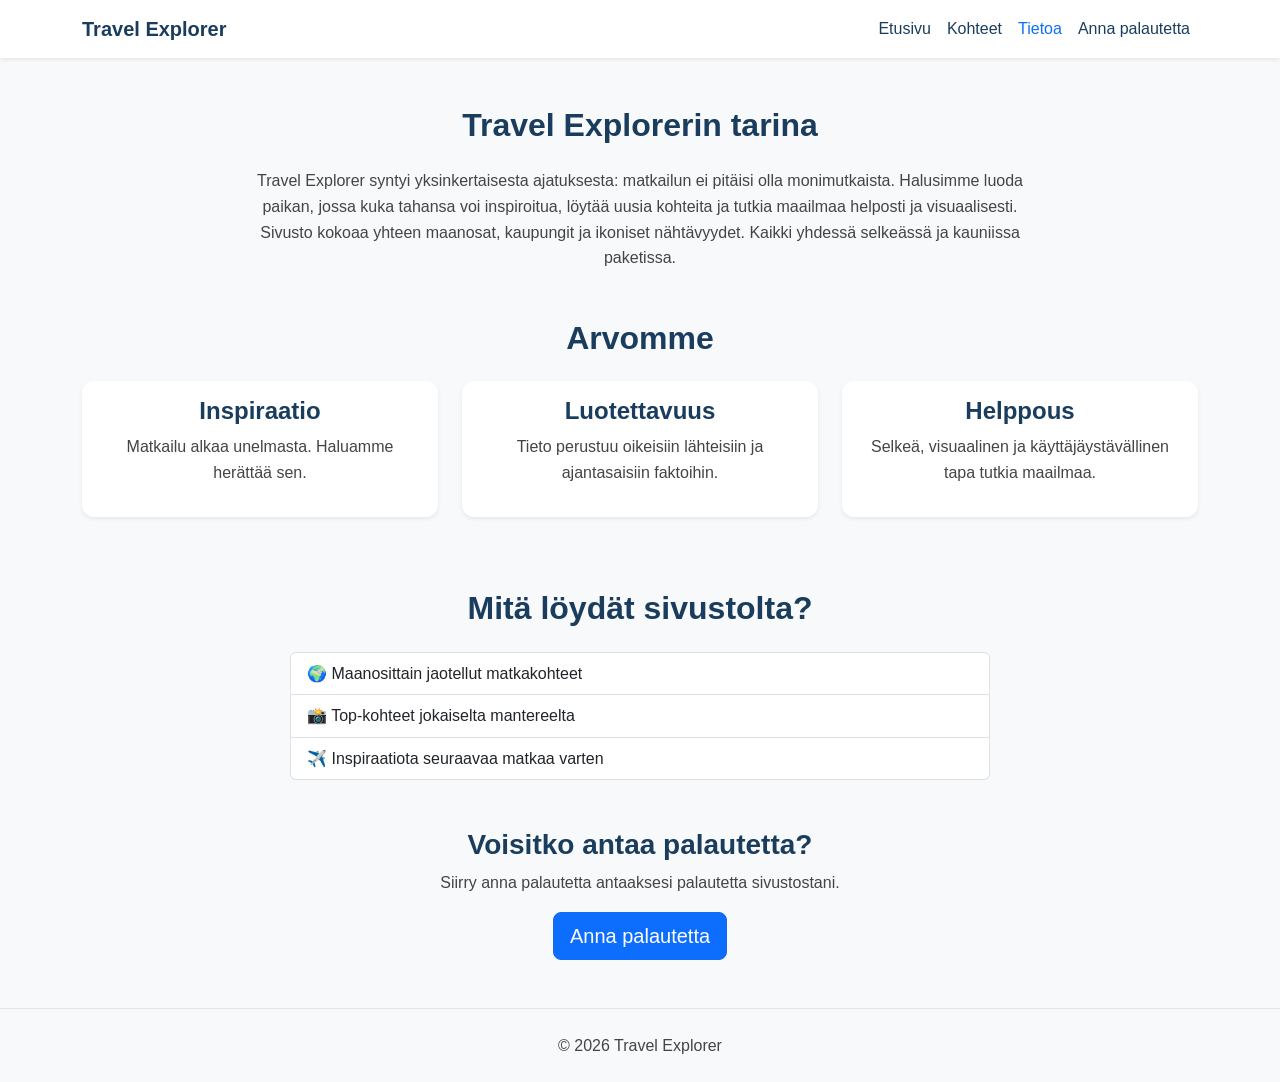
<file: about.html>
<!DOCTYPE html>
<html lang="fi">
<head>
  <meta charset="UTF-8">
  <meta name="viewport" content="width=device-width, initial-scale=1">
  <title>Tietoa</title>
  <link href="https://cdn.jsdelivr.net/npm/bootstrap@5.3.2/dist/css/bootstrap.min.css" rel="stylesheet">
  <link href="style.css" rel="stylesheet">
</head>

<body>

<!-- Navigaatio -->
<nav class="navbar navbar-expand-lg navbar-light bg-light shadow-sm">
  <div class="container">
    <a class="navbar-brand fw-bold" href="index.html">Travel Explorer</a>
    <button class="navbar-toggler" type="button" data-bs-toggle="collapse" data-bs-target="#navMenu">
      <span class="navbar-toggler-icon"></span>
    </button>

    <div class="collapse navbar-collapse" id="navMenu">
      <ul class="navbar-nav ms-auto">
        <li class="nav-item"><a class="nav-link" href="index.html">Etusivu</a></li>
        <li class="nav-item"><a class="nav-link" href="destinations.html">Kohteet</a></li>
        <li class="nav-item"><a class="nav-link active" href="about.html">Tietoa</a></li>
        <li class="nav-item"><a class="nav-link" href="palaute.html">Anna palautetta</a></li>
      </ul>
    </div>
  </div>
</nav>

<!-- Hero-osio poistettu kokonaan -->

<!-- Tarina -->
<section class="container mb-5 mt-5">
  <h2 class="text-center mb-4">Travel Explorerin tarina</h2>
  <p class="text-center mx-auto" style="max-width: 800px;">
    Travel Explorer syntyi yksinkertaisesta ajatuksesta: matkailun ei pitäisi olla monimutkaista.
    Halusimme luoda paikan, jossa kuka tahansa voi inspiroitua, löytää uusia kohteita ja tutkia maailmaa
    helposti ja visuaalisesti. Sivusto kokoaa yhteen maanosat, kaupungit ja ikoniset nähtävyydet.
    Kaikki yhdessä selkeässä ja kauniissa paketissa.
  </p>
</section>

<!-- Arvot -->
<section class="container mb-5">
  <h2 class="text-center mb-4">Arvomme</h2>
  <div class="row text-center">

    <div class="col-md-4 mb-4">
      <div class="card h-100 shadow-sm p-3">
        <h4 class="fw-bold">Inspiraatio</h4>
        <p>Matkailu alkaa unelmasta. Haluamme herättää sen.</p>
      </div>
    </div>

    <div class="col-md-4 mb-4">
      <div class="card h-100 shadow-sm p-3">
        <h4 class="fw-bold">Luotettavuus</h4>
        <p>Tieto perustuu oikeisiin lähteisiin ja ajantasaisiin faktoihin.</p>
      </div>
    </div>

    <div class="col-md-4 mb-4">
      <div class="card h-100 shadow-sm p-3">
        <h4 class="fw-bold">Helppous</h4>
        <p>Selkeä, visuaalinen ja käyttäjäystävällinen tapa tutkia maailmaa.</p>
      </div>
    </div>

  </div>
</section>

<!-- Mitä sivustolta löytyy -->
<section class="container mb-5">
  <h2 class="text-center mb-4">Mitä löydät sivustolta?</h2>
  <ul class="list-group mx-auto" style="max-width: 700px;">
    <li class="list-group-item">🌍 Maanosittain jaotellut matkakohteet</li>
    <li class="list-group-item">📸 Top-kohteet jokaiselta mantereelta</li>
    <li class="list-group-item">✈️ Inspiraatiota seuraavaa matkaa varten</li>
  </ul>
</section>

<!-- CTA -->
<section class="text-center mb-5">
  <h3>Voisitko antaa palautetta?</h3>
  <p>Siirry anna palautetta antaaksesi palautetta sivustostani.</p>
  <a href="palaute.html" class="btn btn-primary btn-lg">Anna palautetta</a>
</section>

<!-- Footer -->
<footer class="py-4 bg-light text-center">
  <p class="mb-0">© 2026 Travel Explorer</p>
</footer>

<script src="https://cdn.jsdelivr.net/npm/bootstrap@5.3.2/dist/js/bootstrap.bundle.min.js"></script>
</body>
</html>
</file>
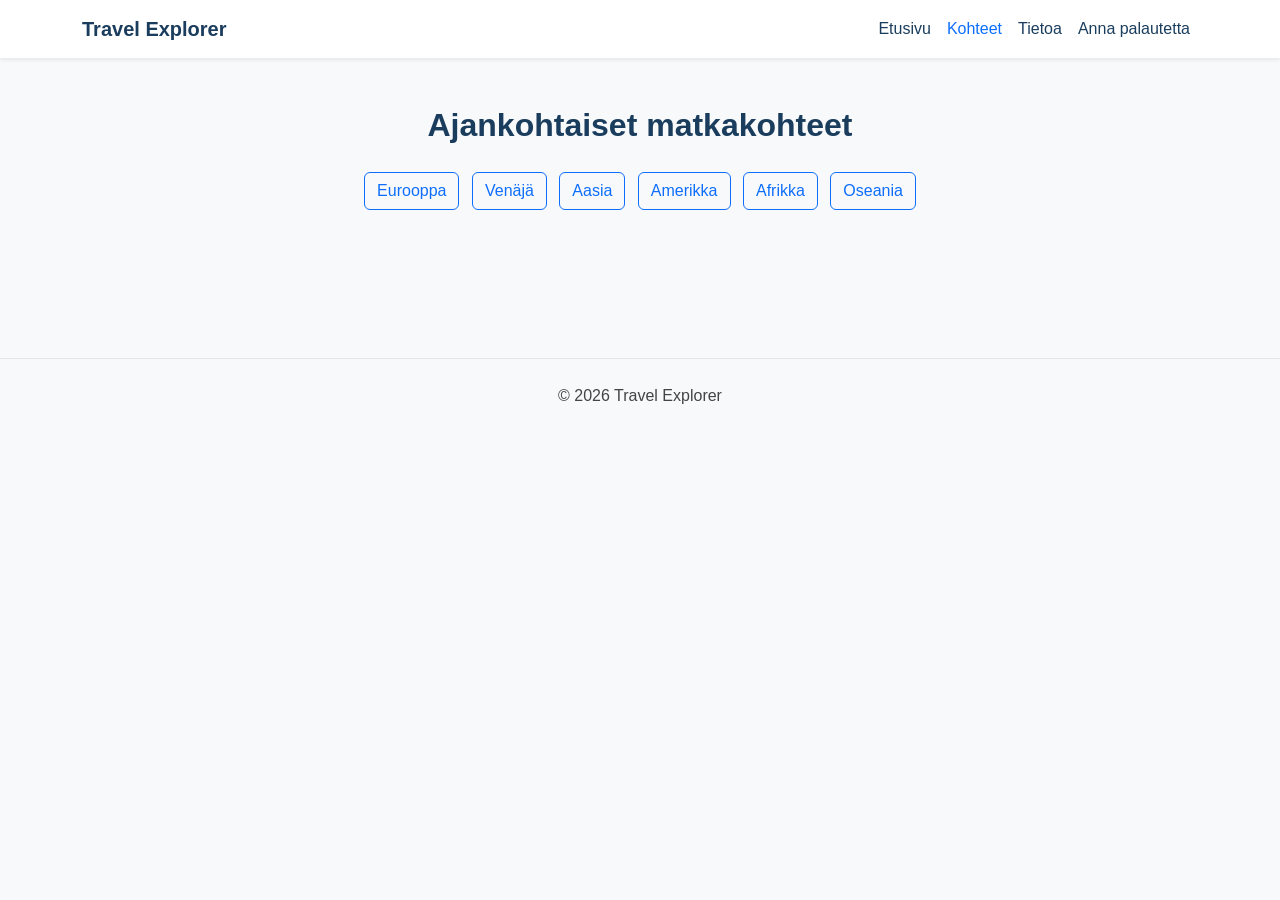
<file: destinations.html>
<!DOCTYPE html>
<html lang="fi">
<head>
  <meta charset="UTF-8">
  <meta name="viewport" content="width=device-width, initial-scale=1">
  <title>Kohteet</title>
  <link href="https://cdn.jsdelivr.net/npm/bootstrap@5.3.2/dist/css/bootstrap.min.css" rel="stylesheet">
  <link href="style.css" rel="stylesheet">
</head>

<body>

<!-- Navigaatio -->
<nav class="navbar navbar-expand-lg navbar-light bg-light shadow-sm">
  <div class="container">
    <a class="navbar-brand fw-bold" href="index.html">Travel Explorer</a>
    <button class="navbar-toggler" type="button" data-bs-toggle="collapse" data-bs-target="#navMenu">
      <span class="navbar-toggler-icon"></span>
    </button>

    <div class="collapse navbar-collapse" id="navMenu">
      <ul class="navbar-nav ms-auto">
        <li class="nav-item"><a class="nav-link" href="index.html">Etusivu</a></li>
        <li class="nav-item"><a class="nav-link active" href="destinations.html">Kohteet</a></li>
        <li class="nav-item"><a class="nav-link" href="about.html">Tietoa</a></li>
        <li class="nav-item"><a class="nav-link" href="palaute.html">Anna palautetta</a></li>
      </ul>
    </div>
  </div>
</nav>

<section class="py-5">
  <div class="container">
    <h2 class="text-center mb-4">Ajankohtaiset matkakohteet</h2>

    <!-- Maanosavalikko -->
    <div class="text-center mb-4">
      <button class="btn btn-outline-primary m-1 region-btn" data-region="Europe">Eurooppa</button>
      <button class="btn btn-outline-primary m-1" id="russiaBtn">Venäjä</button>
      <button class="btn btn-outline-primary m-1 region-btn" data-region="Asia">Aasia</button>
      <button class="btn btn-outline-primary m-1 region-btn" data-region="America">Amerikka</button>
      <button class="btn btn-outline-primary m-1 region-btn" data-region="Africa">Afrikka</button>
      <button class="btn btn-outline-primary m-1 region-btn" data-region="Oceania">Oseania</button>
    </div>

    <!-- Banneri + kuvaus -->
    <div id="continentInfo" class="mb-5"></div>

    <!-- Top-kohteet -->
    <div id="topDestinations" class="row mb-5"></div>

    <!-- Kaupungin kuvaus -->
    <div id="cityInfo" class="mb-5"></div>

    <!-- API-kortit -->
    <div class="row" id="destinations"></div>
  </div>
</section>

<footer class="py-4 bg-light text-center">
  <p class="mb-0">© 2026 Travel Explorer</p>
</footer>

<script>
let allCountries = [];

// Kaupunkien kuvaukset
const cityDescriptions = {
  "Pariisi": "Pariisi tunnetaan Eiffel-tornista, kahviloista ja romantiikasta.",
  "Barcelona": "Barcelona on Gaudin arkkitehtuurin ja rantojen värikäs yhdistelmä.",
  "Rooma": "Rooma tarjoaa historiaa, antiikin raunioita ja maailman parasta pastaa.",
  "Moskova": "Moskova on moderni suurkaupunki, jossa on ikoninen Punainen tori.",
  "Pietari": "Pietari on kulttuurin keskus, tunnettu palatseista ja museoista.",
  "Baikal-järvi": "Baikal on maailman syvin järvi ja upea luontokohde.",
  "Tokio": "Tokio yhdistää futuristiset pilvenpiirtäjät ja perinteiset temppelit.",
  "Bangkok": "Bangkok on vilkas kaupunki, jossa on markkinoita ja temppeleitä.",
  "Bali": "Bali on trooppinen paratiisi, jossa on rantoja ja riisiterasseja.",
  "New York": "New York on kaupunki, joka ei koskaan nuku.",
  "Rio de Janeiro": "Rio tunnetaan rannoista, karnevaaleista ja Kristus-patsaasta.",
  "Los Angeles": "Los Angeles on Hollywoodin, rantojen ja auringon kaupunki.",
  "Kapkaupunki": "Kapkaupunki tarjoaa vuoria, rantoja ja upeita maisemia.",
  "Marrakech": "Marrakech on värikäs kaupunki täynnä basaareja ja historiaa.",
  "Nairobi": "Nairobi on portti safareille ja Kenian luonnonpuistoihin.",
  "Sydney": "Sydney tunnetaan oopperatalosta ja upeista rannoista.",
  "Auckland": "Auckland on Uuden-Seelannin merellinen ja moderni keskus.",
  "Fiji": "Fiji on paratiisisaari turkooseilla vesillä ja valkoisilla rannoilla."
};

// Maanosien bannerit, kuvaukset ja top-kohteet
const continentData = {
  Europe: {
    image: "kaufdex-europe-2697640.jpg",
    description: "Eurooppa tarjoaa historiallisia kaupunkeja, kulttuuria ja monipuolisia matkakohteita.",
    top: [
      { name: "Pariisi", img: "139904-notre-dame-490222.jpg" },
      { name: "Barcelona", img: "jarmoluk-cathedral-427997.jpg" },
      { name: "Rooma", img: "martinophuc-italy-9505450.jpg" }
    ]
  },

  Russia: {
    image: "kaufdex-russia-2697026.jpg",
    description: "Venäjä on maailman suurin valtio, joka tarjoaa historiallisia kaupunkeja, kulttuuria ja ainutlaatuisia maisemia.",
    top: [
      { name: "Moskova", img: "lena15-moscow-1687591.jpg" },
      { name: "Pietari", img: "gottagetraw-river-6990295.jpg" },
      { name: "Baikal-järvi", img: "leah_li-baikal-2644549.jpg" }
    ]
  },

  Asia: {
    image: "113cd875bcea4b27218f113743120371.jpg",
    description: "Aasia on täynnä eksoottisia elämyksiä, suurkaupunkeja ja upeita rantoja.",
    top: [
      { name: "Tokio", img: "anthr_photoblog-night-4336403.jpg" },
      { name: "Bangkok", img: "walkerssk-bangkok-1759467.jpg" },
      { name: "Bali", img: "kienhau-bali-7969001.jpg" }
    ]
  },

  America: {
    image: "kaufdex-flag-usa-2695061.jpg",
    description: "Amerikka tarjoaa suurkaupunkeja, luontoa ja ikonisia nähtävyyksiä.",
    top: [
      { name: "New York", img: "wiggijo-usa-1777986.jpg" },
      { name: "Rio de Janeiro", img: "12019-rio-de-janeiro-1963744.jpg" },
      { name: "Los Angeles", img: "roselie-beverly-hills-hotel-2455977.jpg" }
    ]
  },

  Africa: {
    image: "wikiimages-africa-60570.jpg",
    description: "Afrikka on safarien, aavikoiden ja ainutlaatuisten kulttuurien maanosa.",
    top: [
      { name: "Kapkaupunki", img: "tedd-capetown-3891441.jpg" },
      { name: "Marrakech", img: "adlihtam-marakech-523929.jpg" },
      { name: "Nairobi", img: "7523944-rhino-4422728.jpg" }
    ]
  },

  Oceania: {
    image: "political-map-of-australia-and-oceania.jpg",
    description: "Oseania tunnetaan rannoista, luonnosta ja rentouttavasta elämäntyylistä.",
    top: [
      { name: "Sydney", img: "pattyjansen-sydney-opera-house-363244.jpg" },
      { name: "Auckland", img: "robertkozak-auckland-5213705.jpg" },
      { name: "Fiji", img: "fiji-07.jpg" }
    ]
  }
};

// Haetaan kaikki maat API:sta
fetch('https://restcountries.com/v3.1/all')
  .then(response => response.json())
  .then(data => {
    allCountries = data;
    renderCountries(data.slice(0, 12));
  });

// Maat
function renderCountries(countries) {
  const container = document.getElementById('destinations');
  container.innerHTML = "";

  countries.forEach(country => {
    const card = `
      <div class="col-md-4 mb-4">
        <div class="card h-100 shadow-sm">
          <img src="${country.flags.png}" class="card-img-top" alt="${country.name.common}">
          <div class="card-body">
            <h5 class="card-title">${country.name.common}</h5>
            <p class="card-text">Pääkaupunki: ${country.capital}</p>
            <p class="card-text"><small class="text-muted">${country.region}</small></p>
          </div>
        </div>
      </div>`;
    container.innerHTML += card;
  });
}

// Banneri + kuvaus + top-kohteet
function renderContinentInfo(region) {
  const info = continentData[region];

  document.getElementById("continentInfo").innerHTML = `
    <div class="card mb-4 shadow-sm">
      <img src="${info.image}" class="card-img-top" alt="${region}">
      <div class="card-body">
        <h3>${region}</h3>
        <p>${info.description}</p>
      </div>
    </div>
  `;

  const topContainer = document.getElementById("topDestinations");
  topContainer.innerHTML = "";

  info.top.forEach(item => {
    topContainer.innerHTML += `
      <div class="col-md-4 mb-4">
        <div class="card h-100 shadow-sm city-card" data-city="${item.name}">
          <img src="${item.img}" class="card-img-top" alt="${item.name}">
          <div class="card-body">
            <h5 class="card-title">${item.name}</h5>
          </div>
        </div>
      </div>
    `;
  });
}

// Suodatus maanosan mukaan
document.querySelectorAll('.region-btn').forEach(btn => {
  btn.addEventListener('click', () => {
    const region = btn.getAttribute('data-region');

    // Amerikka API-korjaus
    let apiRegion = region;
    if (region === "America") apiRegion = "Americas";

    renderContinentInfo(region);
    const filtered = allCountries.filter(c => c.region === apiRegion);
    renderCountries(filtered.slice(0, 12));
  });
});

// Venäjä nappi
document.getElementById("russiaBtn").addEventListener("click", () => {
  renderContinentInfo("Russia");

  const russia = allCountries.filter(c => c.name.common === "Russia");
  renderCountries(russia);
});

// Kaupunkikortin klikkaus
document.addEventListener("click", function(e) {
  if (e.target.closest(".city-card")) {
    const city = e.target.closest(".city-card").getAttribute("data-city");
    const description = cityDescriptions[city] || "Tietoa ei saatavilla.";

    document.getElementById("cityInfo").innerHTML = `
      <div class="card shadow-sm p-3">
        <h4>${city}</h4>
        <p>${description}</p>
      </div>
    `;
  }
});
</script>

<script src="https://cdn.jsdelivr.net/npm/bootstrap@5.3.2/dist/js/bootstrap.bundle.min.js"></script>
</body>
</html>
</file>
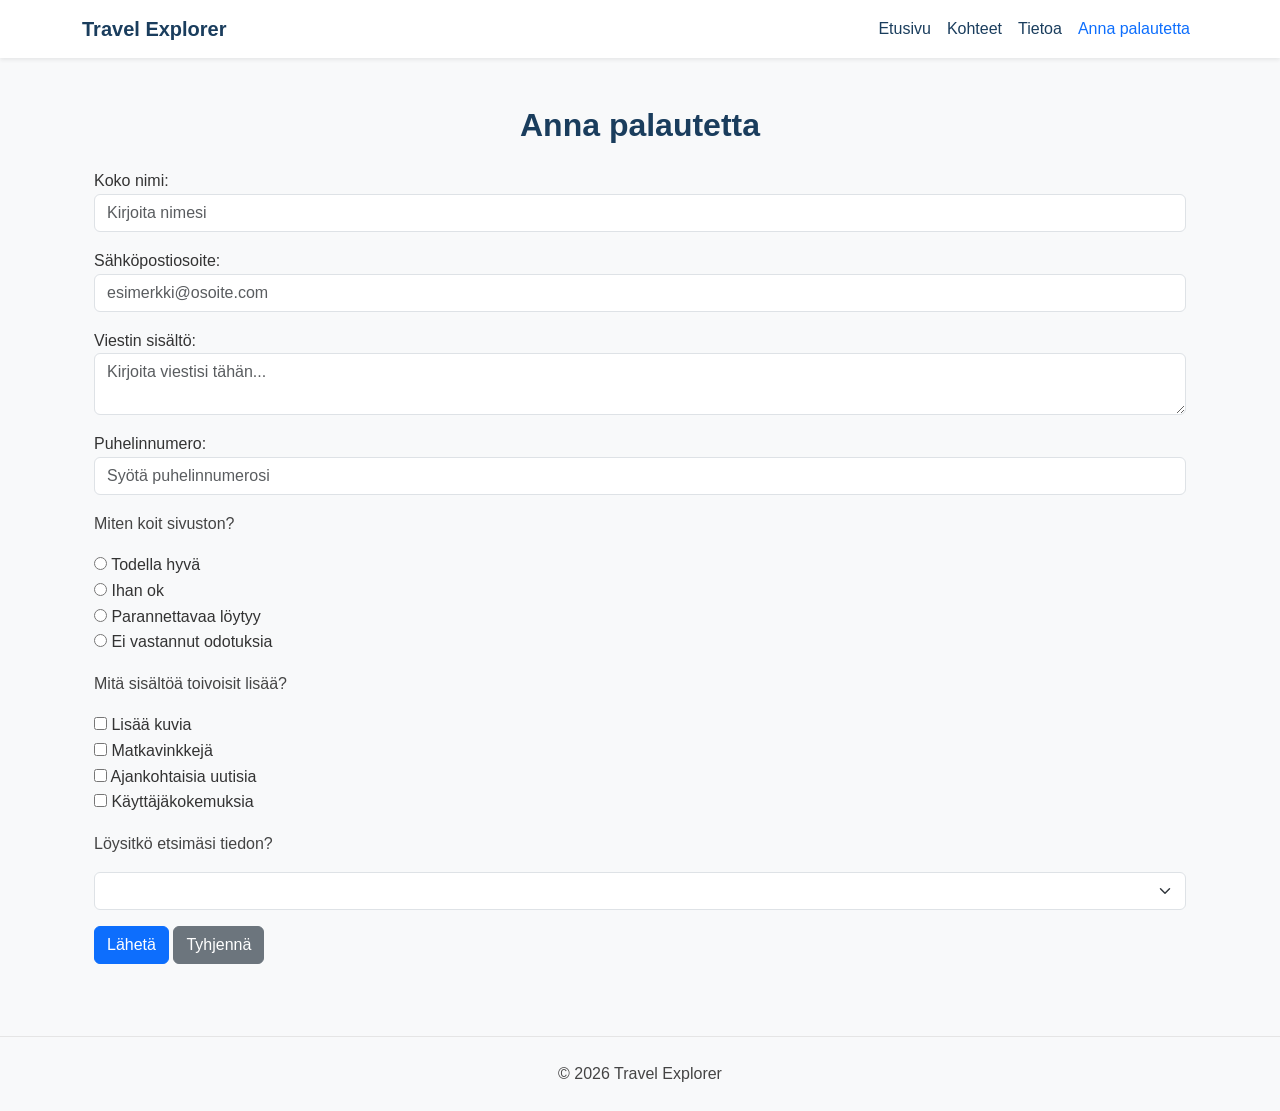
<file: palaute.html>
<!DOCTYPE html>
<html lang="fi">
<head>
  <meta charset="UTF-8">
  <meta name="viewport" content="width=device-width, initial-scale=1">
  <title>Anna palautetta</title>
  <link href="https://cdn.jsdelivr.net/npm/bootstrap@5.3.2/dist/css/bootstrap.min.css" rel="stylesheet">
  <link href="style.css" rel="stylesheet">
</head>

<body>

<!-- Navigaatio -->
<nav class="navbar navbar-expand-lg navbar-light bg-light shadow-sm">
  <div class="container">
    <a class="navbar-brand fw-bold" href="index.html">Travel Explorer</a>
    <button class="navbar-toggler" type="button" data-bs-toggle="collapse" data-bs-target="#navMenu">
      <span class="navbar-toggler-icon"></span>
    </button>

    <div class="collapse navbar-collapse" id="navMenu">
      <ul class="navbar-nav ms-auto">
        <li class="nav-item"><a class="nav-link" href="index.html">Etusivu</a></li>
        <li class="nav-item"><a class="nav-link" href="destinations.html">Kohteet</a></li>
        <li class="nav-item"><a class="nav-link" href="about.html">Tietoa</a></li>
        <li class="nav-item"><a class="nav-link active" href="palaute.html">Anna palautetta</a></li>
      </ul>
    </div>
  </div>
</nav>

<section class="py-5">
  <div class="container">

    <h2 class="text-center mb-4">Anna palautetta</h2>

    <div id="palaute" class="container">

      <form onsubmit="lahetaPalaute(); return false">

        <label for="kokoNimi" class="muoto">Koko nimi:</label>
        <input type="text" id="kokoNimi" class="form-control mb-3" required placeholder="Kirjoita nimesi">

        <label for="email" class="muoto">Sähköpostiosoite:</label>
        <input type="email" id="email" class="form-control mb-3" required placeholder="esimerkki@osoite.com">

        <label for="sisalto" class="muoto">Viestin sisältö:</label>
        <textarea id="sisalto" class="form-control mb-3" placeholder="Kirjoita viestisi tähän..." required></textarea>

        <label for="numero" class="muoto">Puhelinnumero:</label>
        <input type="tel" id="numero" class="form-control mb-3" required placeholder="Syötä puhelinnumerosi">

        <p class="mt-3">Miten koit sivuston?</p>
        <label><input type="radio" name="kokemus" value="Todella hyvä"> Todella hyvä</label><br>
        <label><input type="radio" name="kokemus" value="Ihan ok"> Ihan ok</label><br>
        <label><input type="radio" name="kokemus" value="Parannettavaa löytyy"> Parannettavaa löytyy</label><br>
        <label><input type="radio" name="kokemus" value="Ei vastannut odotuksia"> Ei vastannut odotuksia</label><br>

        <p class="mt-3">Mitä sisältöä toivoisit lisää?</p>
        <label><input type="checkbox" name="toiveet" value="Lisää kuvia"> Lisää kuvia</label><br>
        <label><input type="checkbox" name="toiveet" value="Matkavinkkejä"> Matkavinkkejä</label><br>
        <label><input type="checkbox" name="toiveet" value="Ajankohtaisia uutisia"> Ajankohtaisia uutisia</label><br>
        <label><input type="checkbox" name="toiveet" value="Käyttäjäkokemuksia"> Käyttäjäkokemuksia</label><br>

        <p class="mt-3">Löysitkö etsimäsi tiedon?</p>
        <select id="loytyi" class="form-select mb-3">
          <option value=" "> </option>
          <option value="Kyllä">Kyllä</option>
          <option value="Osittain">Osittain</option>
          <option value="En">En</option>
          <option value="En etsinyt mitään">En etsinyt mitään</option>
        </select>

        <button type="submit" class="btn btn-primary">Lähetä</button>
        <button type="reset" class="btn btn-secondary">Tyhjennä</button>

      </form>

      <div id="vastaus" class="mt-4"></div>

    </div>
  </div>
</section>

<script>
function lahetaPalaute() {

    var nimi = document.getElementById("kokoNimi").value;
    var email = document.getElementById("email").value;
    var sisalto = document.getElementById("sisalto").value;
    var numero = document.getElementById("numero").value;

    var radios = document.getElementsByName("kokemus");
    var kokemus = "";
    for (var i = 0; i < radios.length; i++) {
        if (radios[i].checked) kokemus = radios[i].value;
    }

    var boxit = document.getElementsByName("toiveet");
    var toiveLista = "";
    for (var i = 0; i < boxit.length; i++) {
        if (boxit[i].checked) toiveLista += boxit[i].value + "<br>";
    }

    var loytyi = document.getElementById("loytyi").value;

    document.getElementById("vastaus").innerHTML =
      `<div class="card shadow-sm p-3">
          <h4>Kiitos yhteydenotostasi, ${nimi}!</h4>
          <p><strong>Yhteystiedot:</strong><br>${email}<br>Puhelin: ${numero}</p>
          <p><strong>Viestisi:</strong><br>${sisalto}</p>
          <p><strong>Kokemuksesi sivustosta:</strong> ${kokemus}</p>
          <p><strong>Toivomasi lisäsisältö:</strong><br>${toiveLista}</p>
          <p><strong>Löysitkö etsimäsi:</strong> ${loytyi}</p>
       </div>`;
}
</script>

<footer class="py-4 bg-light text-center">
  <p class="mb-0">© 2026 Travel Explorer</p>
</footer>

</body>
</html>
</file>
<file: style.css>
body {
  font-family: 'Inter', Arial, sans-serif;
  background-color: #f8f9fa;
  color: #333;
  line-height: 1.6;
}

h1, h2, h3, h4 {
  font-weight: 700;
  color: #1a3d5d; /* syvän sininen, matkailufiilis */
}

p {
  color: #444;
}

/*Navigaatio*/
.navbar {
  background-color: #ffffff !important;
}

.navbar-brand {
  color: #1a3d5d !important;
  font-weight: 700;
}

.nav-link {
  color: #1a3d5d !important;
  font-weight: 500;
}

.nav-link.active {
  color: #0d6efd !important;
}

/*Hero-osio*/
.hero-section {
  background: url('../assets/images/hero.jpg') center/cover no-repeat;
  height: 70vh;
  display: flex;
  align-items: center;
  justify-content: center;
  text-align: center;
  color: white;
  position: relative;
}
.carousel-caption p {
  color: #ffffff !important;
  text-shadow: 0 0 10px rgba(0,0,0,0.7);
}

/* Tumma läpinäkyvä overlay */
.hero-section::before {
  content: "";
  position: absolute;
  top: 0;
  left: 0;
  width: 100%;
  height: 100%;
  background: rgba(0, 0, 0, 0.35);
}

.hero-section .container {
  position: relative;
  z-index: 2;
}

/*kortit*/
.card {
  border: none;
  border-radius: 12px;
  overflow: hidden;
  transition: transform 0.25s ease, box-shadow 0.25s ease;
}

.card:hover {
  transform: translateY(-6px);
  box-shadow: 0 8px 20px rgba(0,0,0,0.15);
}

.card-img-top {
  height: 200px;
  object-fit: cover;
}

.card-title {
  color: #1a3d5d;
  font-weight: 600;
}

/*Footteri*/
footer {
  background-color: #ffffff;
  border-top: 1px solid #e5e5e5;
  color: #1a3d5d;
}

/*Responsiivisuus*/
@media (max-width: 768px) {
  .hero-section {
    height: 50vh;
  }

  .card-img-top {
    height: 160px;
  }
}

/* Palaute-kortin tausta */
    #vastaus .card {
      background-color: #e8f4ff; /* vaalea sininen */
      border-left: 6px solid #0d6efd; /* sininen korostus */
      padding: 20px;
    }
</file>
